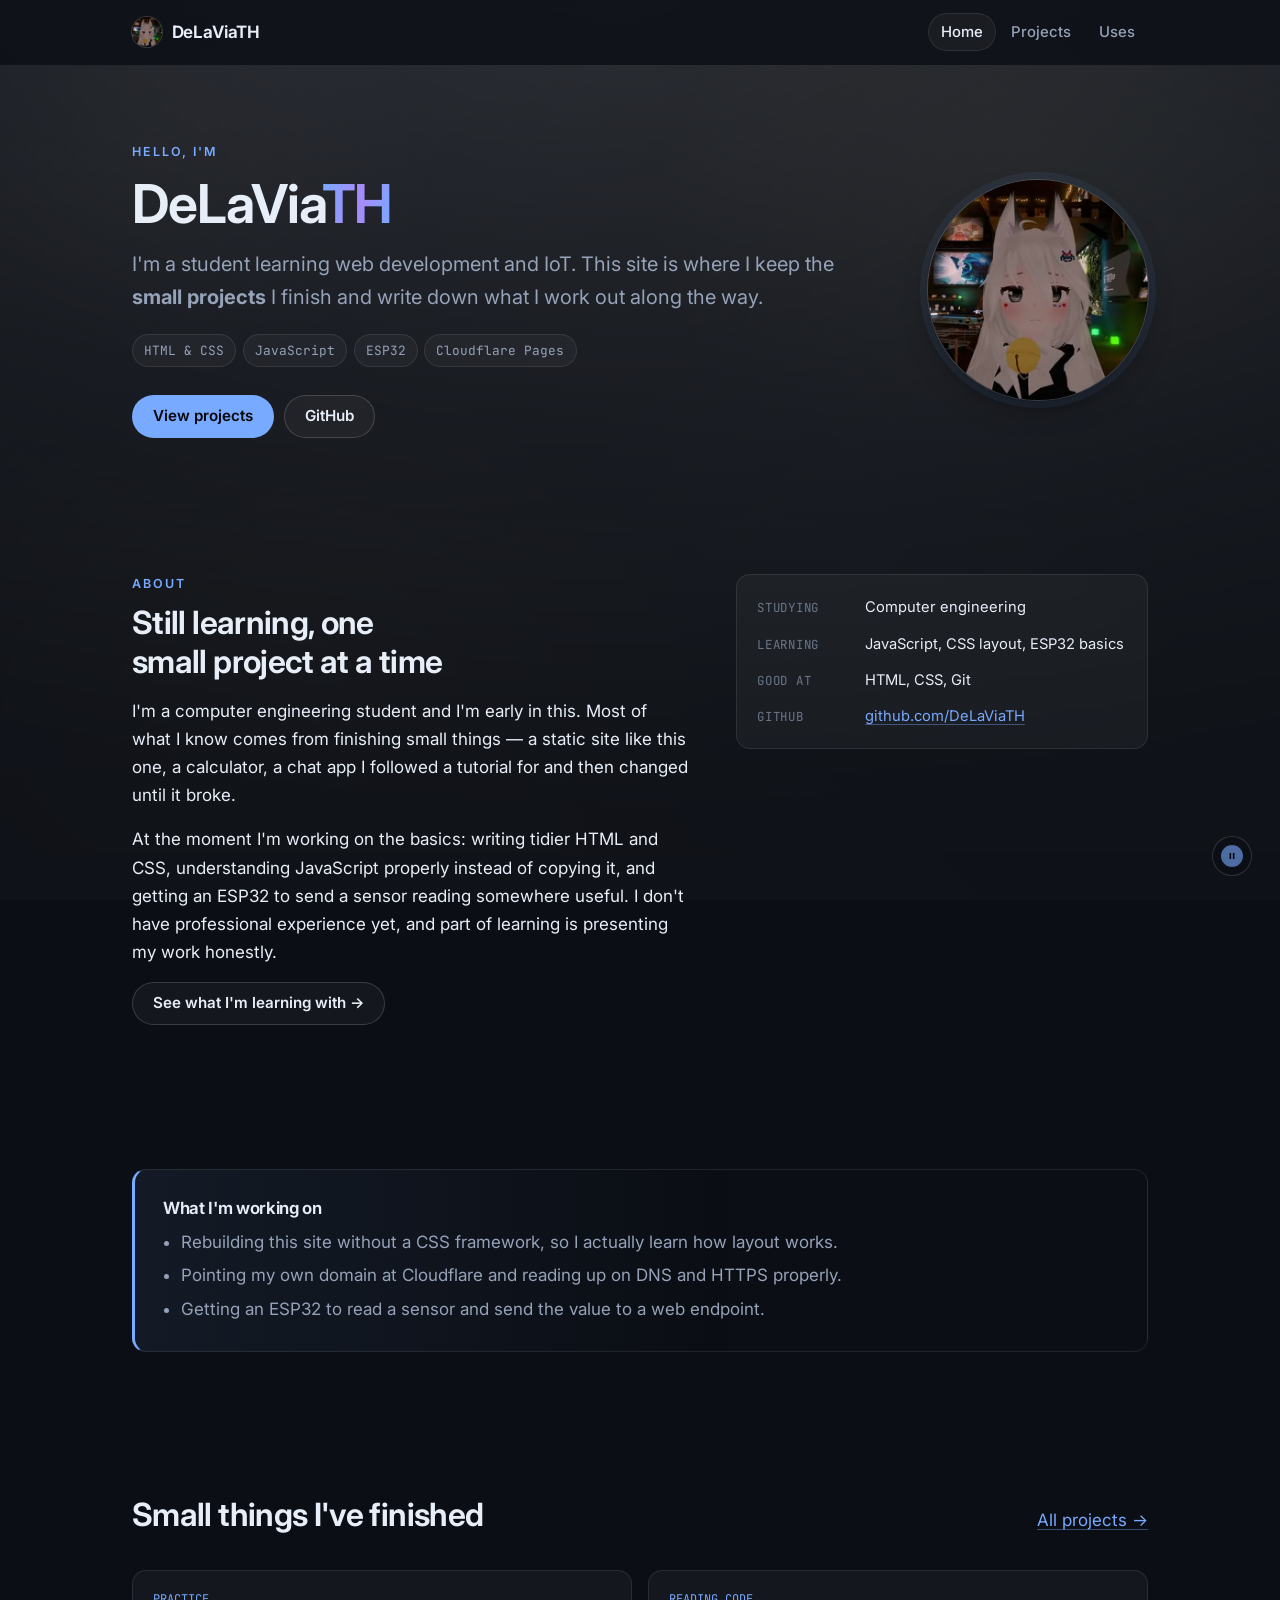
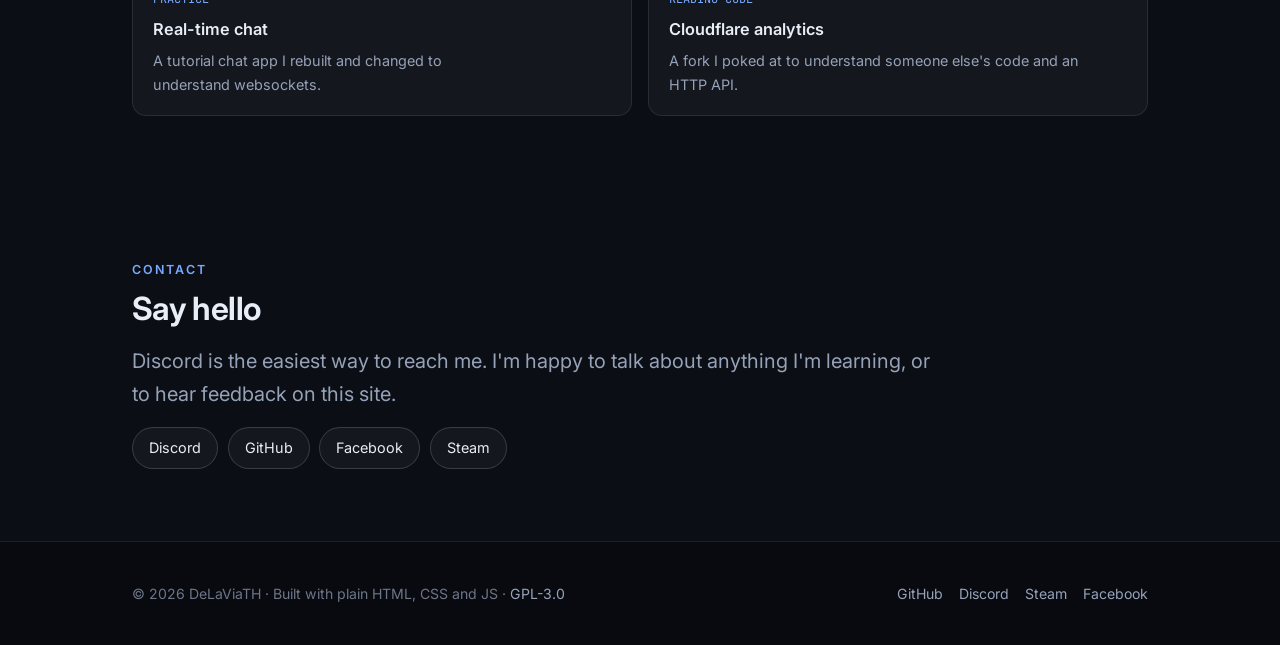
<file: index.html>
<!DOCTYPE html>
<html lang="en">

<head>
  <meta charset="utf-8">
  <meta name="viewport" content="width=device-width, initial-scale=1">

  <title>DeLaViaTH — learning web development and IoT</title>
  <meta name="description"
    content="A student learning web development and IoT. Small finished projects, honest notes on what worked, and the things I'm still figuring out.">
  <link rel="canonical" href="https://www.delaviath.com/">

  <!-- Share cards -->
  <meta property="og:type" content="website">
  <meta property="og:site_name" content="DeLaViaTH">
  <meta property="og:title" content="DeLaViaTH — learning web development and IoT">
  <meta property="og:description"
    content="Small finished projects and honest notes from a student learning web development and IoT.">
  <meta property="og:url" content="https://www.delaviath.com/">
  <meta property="og:image" content="https://www.delaviath.com/assets/og-image.png">
  <meta property="og:image:type" content="image/png">
  <meta property="og:image:width" content="1200">
  <meta property="og:image:height" content="630">
  <meta property="og:image:alt" content="DeLaViaTH — learning web development and IoT">
  <meta name="twitter:card" content="summary_large_image">
  <meta name="twitter:title" content="DeLaViaTH — learning web development and IoT">
  <meta name="twitter:description" content="Small finished projects and honest notes from a student learning web and IoT.">
  <meta name="twitter:image" content="https://www.delaviath.com/assets/og-image.png">

  <meta name="theme-color" content="#0b0e14">
  <meta name="color-scheme" content="dark">
  <meta name="author" content="DeLaViaTH">

  <!-- Icons: self-hosted, so they cannot 404 the way the old Discord CDN link did -->
  <link rel="icon" href="/assets/favicon.ico" sizes="any">
  <link rel="icon" type="image/png" href="/assets/favicon-32.png" sizes="32x32">
  <link rel="apple-touch-icon" href="/assets/apple-touch-icon.png">

  <!-- Fonts + styles -->
  <link rel="preconnect" href="https://fonts.googleapis.com">
  <link rel="preconnect" href="https://fonts.gstatic.com" crossorigin>
  <link rel="stylesheet"
    href="https://fonts.googleapis.com/css2?family=Inter:wght@400;500;600;700&family=JetBrains+Mono:wght@400;500&display=swap">
  <link rel="stylesheet" href="/css/base.css">

  <script type="application/ld+json">
  {
    "@context": "https://schema.org",
    "@type": "Person",
    "name": "DeLaViaTH",
    "url": "https://www.delaviath.com/",
    "image": "https://www.delaviath.com/images/profile.png",
    "description": "A student learning web development and IoT. Keeps small finished projects and notes here.",
    "sameAs": [
      "https://github.com/DeLaViaTH",
      "https://www.facebook.com/DeLaViaTH"
    ],
    "knowsAbout": ["HTML", "CSS", "JavaScript", "Internet of Things", "Cloudflare Pages"]
  }
  </script>

  <script src="/js/site.js" defer></script>
  <script src="/js/router.js" defer></script>
  <script src="/js/background-video.js" defer></script>
  <script src="/js/projects-filter.js" defer></script>
</head>

<body class="home">
  <a class="skip-link" href="#main">Skip to content</a>

  <div id="background-container"></div>

  <div id="navbar-container"></div>

  <main id="main">
    <section class="hero">
      <!-- The background video is no longer here: it is a fixed, site-wide layer
           injected from _partials/background.html, so it stays visible on every
           page and at every scroll position. -->

      <div class="hero__inner">
        <div>
          <span class="eyebrow">Hello, I'm</span>
          <h1 class="hero__title">
            DeLaVia<span class="hero__title-accent">TH</span>
          </h1>
          <p class="lede">
            I'm a student learning web development and IoT. This site is where I keep the
            <strong>small projects</strong> I finish and write down what I work out along the way.
          </p>

          <ul class="hero__roles">
            <li>HTML &amp; CSS</li>
            <li>JavaScript</li>
            <li>ESP32</li>
            <li>Cloudflare Pages</li>
          </ul>

          <div class="hero__actions">
            <a class="btn btn--primary" href="/projects">View projects</a>
            <a class="btn btn--ghost" href="https://github.com/DeLaViaTH" target="_blank" rel="noopener noreferrer">
              GitHub
              <span class="visually-hidden">(opens in a new tab)</span>
            </a>
          </div>
        </div>

        <picture>
          <source type="image/webp" srcset="/images/profile-240.webp 240w, /images/profile-480.webp 480w"
            sizes="(min-width: 860px) 220px, 40vw">
          <img class="hero__avatar" src="/images/profile.png" width="480" height="480" alt="DeLaViaTH"
            fetchpriority="high" decoding="async">
        </picture>
      </div>
    </section>

    <section class="section about container" aria-labelledby="about-title">
      <div>
        <span class="eyebrow">About</span>
        <h2 id="about-title">Still learning, one small project at a time</h2>
        <p>
          I'm a computer engineering student and I'm early in this. Most of what I know comes from
          finishing small things — a static site like this one, a calculator, a chat app I followed a
          tutorial for and then changed until it broke.
        </p>
        <p>
          At the moment I'm working on the basics: writing tidier HTML and CSS, understanding JavaScript
          properly instead of copying it, and getting an ESP32 to send a sensor reading somewhere useful.
          I don't have professional experience yet, and part of learning is presenting my work honestly.
        </p>
        <a class="btn btn--ghost" href="/uses">See what I'm learning with →</a>
      </div>

      <div>
        <dl class="about__facts">
          <div>
            <dt>Studying</dt>
            <dd>Computer engineering</dd>
          </div>
          <div>
            <dt>Learning</dt>
            <dd>JavaScript, CSS layout, ESP32 basics</dd>
          </div>
          <div>
            <dt>Good at</dt>
            <dd>HTML, CSS, Git</dd>
          </div>
          <div>
            <dt>GitHub</dt>
            <dd><a href="https://github.com/DeLaViaTH" target="_blank" rel="noopener noreferrer">github.com/DeLaViaTH</a></dd>
          </div>
        </dl>
      </div>
    </section>

    <section class="section container" aria-labelledby="now-title">
      <div class="now">
        <h2 id="now-title">What I'm working on</h2>
        <ul>
          <li>Rebuilding this site without a CSS framework, so I actually learn how layout works.</li>
          <li>Pointing my own domain at Cloudflare and reading up on DNS and HTTPS properly.</li>
          <li>Getting an ESP32 to read a sensor and send the value to a web endpoint.</li>
        </ul>
      </div>
    </section>

    <section class="section container" aria-labelledby="work-title">
      <div class="section__head">
        <h2 id="work-title">Small things I've finished</h2>
        <a href="/projects">All projects →</a>
      </div>

      <div class="grid">
        <a class="mini-card" href="https://github.com/DeLaViaTH/Real-Time-Chat-App-" target="_blank"
          rel="noopener noreferrer">
          <span class="mini-card__label">PRACTICE</span>
          <span class="mini-card__title">Real-time chat</span>
          <p class="mini-card__desc">A tutorial chat app I rebuilt and changed to understand websockets.</p>
        </a>

        <a class="mini-card" href="https://github.com/DeLaViaTH/analytics" target="_blank" rel="noopener noreferrer">
          <span class="mini-card__label">READING CODE</span>
          <span class="mini-card__title">Cloudflare analytics</span>
          <p class="mini-card__desc">A fork I poked at to understand someone else's code and an HTTP API.</p>
        </a>
      </div>
    </section>

    <section class="section container" aria-labelledby="contact-title">
      <span class="eyebrow">Contact</span>
      <h2 id="contact-title">Say hello</h2>
      <p class="lede">
        Discord is the easiest way to reach me. I'm happy to talk about anything I'm learning, or to hear
        feedback on this site.
      </p>

      <ul class="contact-list">
        <li><a href="https://discordapp.com/users/159195453429121024" target="_blank" rel="noopener noreferrer">Discord</a></li>
        <li><a href="https://github.com/DeLaViaTH" target="_blank" rel="noopener noreferrer">GitHub</a></li>
        <li><a href="https://www.facebook.com/DeLaViaTH" target="_blank" rel="noopener noreferrer">Facebook</a></li>
        <li><a href="https://steamcommunity.com/profiles/76561198253941172/" target="_blank" rel="noopener noreferrer">Steam</a></li>
      </ul>
    </section>
  </main>

  <div id="footer-container"></div>
</body>

</html>
</file>
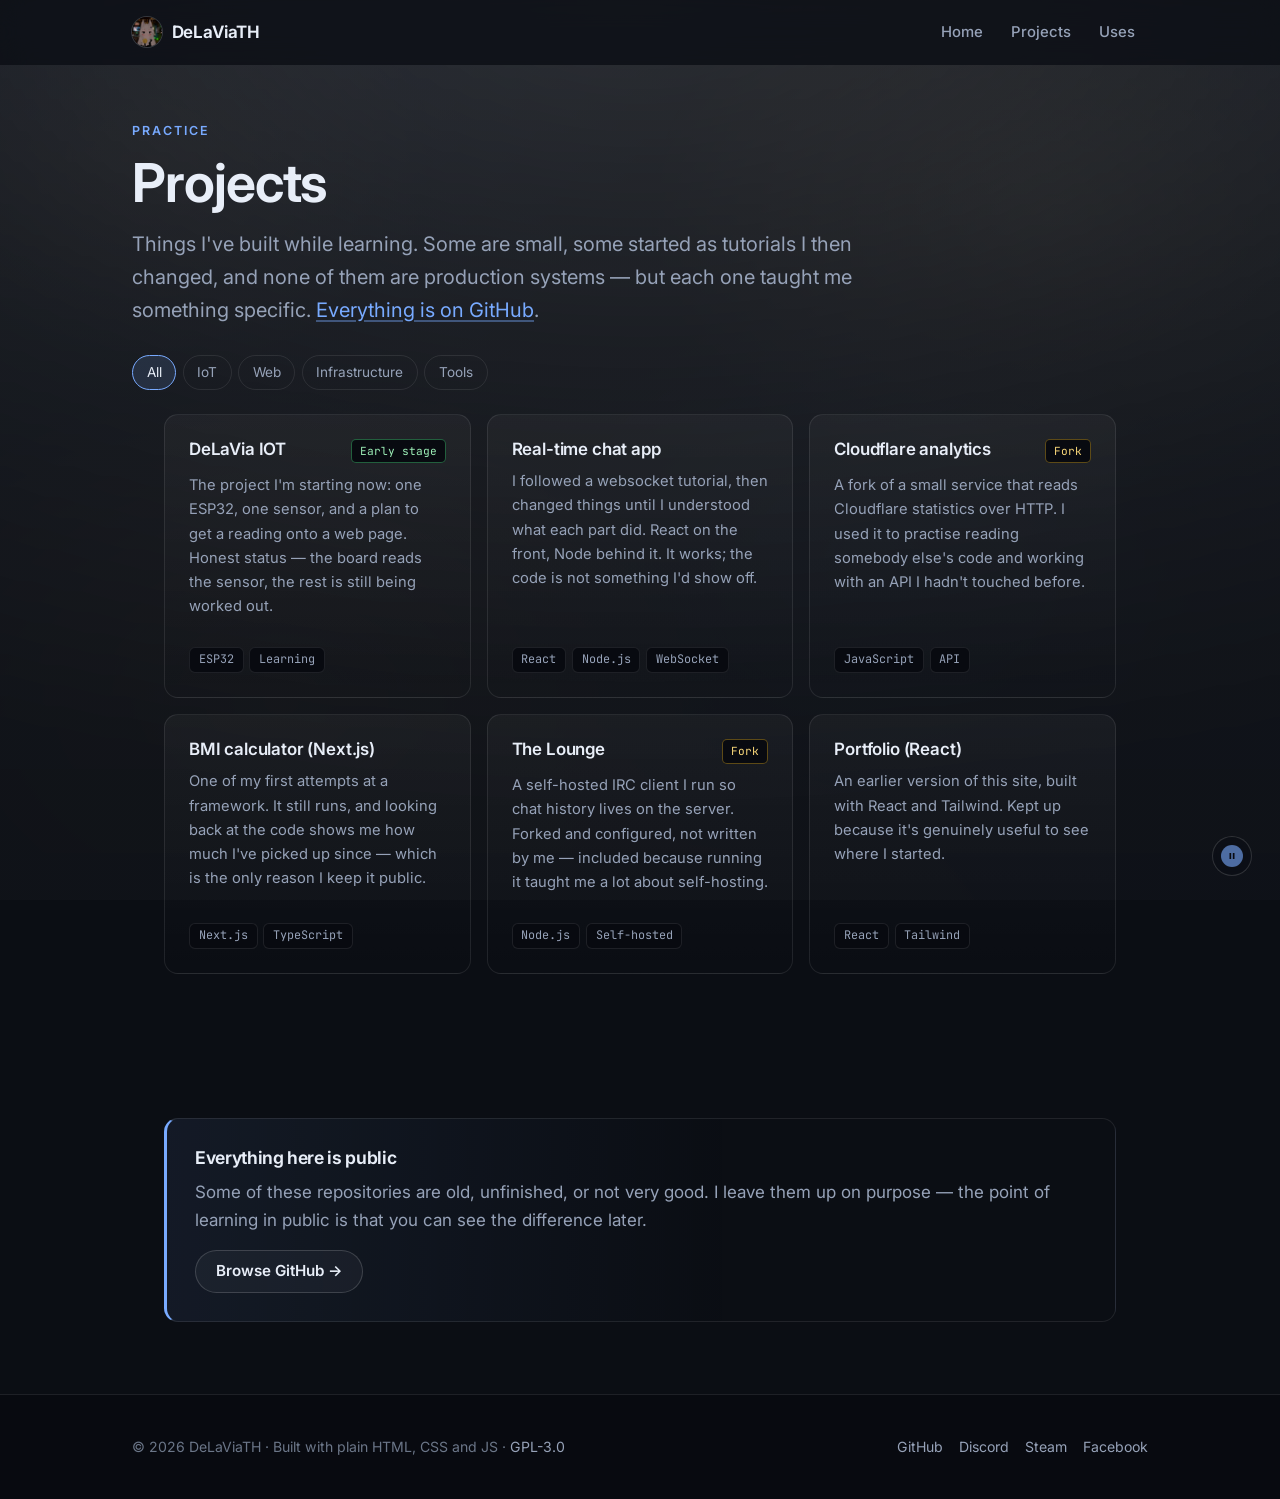
<file: projects.html>
<!DOCTYPE html>
<html lang="en">

<head>
  <meta charset="utf-8">
  <meta name="viewport" content="width=device-width, initial-scale=1">

  <title>Projects — DeLaViaTH</title>
  <meta name="description"
    content="Small projects built while learning web development and IoT — what each one is, what stage it reached, and what it taught me.">
  <link rel="canonical" href="https://www.delaviath.com/projects">

  <meta property="og:type" content="website">
  <meta property="og:site_name" content="DeLaViaTH">
  <meta property="og:title" content="Projects — DeLaViaTH">
  <meta property="og:description"
    content="Small learning projects: what each one is, what stage it reached, and what it taught me.">
  <meta property="og:url" content="https://www.delaviath.com/projects">
  <meta property="og:image" content="https://www.delaviath.com/assets/og-image.png">
  <meta property="og:image:width" content="1200">
  <meta property="og:image:height" content="630">
  <meta name="twitter:card" content="summary_large_image">
  <meta name="twitter:title" content="Projects — DeLaViaTH">
  <meta name="twitter:image" content="https://www.delaviath.com/assets/og-image.png">

  <meta name="theme-color" content="#0b0e14">
  <meta name="color-scheme" content="dark">

  <link rel="icon" href="/assets/favicon.ico" sizes="any">
  <link rel="icon" type="image/png" href="/assets/favicon-32.png" sizes="32x32">
  <link rel="apple-touch-icon" href="/assets/apple-touch-icon.png">

  <link rel="preconnect" href="https://fonts.googleapis.com">
  <link rel="preconnect" href="https://fonts.gstatic.com" crossorigin>
  <link rel="stylesheet"
    href="https://fonts.googleapis.com/css2?family=Inter:wght@400;500;600;700&family=JetBrains+Mono:wght@400;500&display=swap">
  <link rel="stylesheet" href="/css/base.css">

  <script src="/js/site.js" defer></script>
  <script src="/js/router.js" defer></script>
  <script src="/js/background-video.js" defer></script>
  <script src="/js/projects-filter.js" defer></script>
</head>

<body>
  <a class="skip-link" href="#main">Skip to content</a>

  <div id="background-container"></div>

  <div id="navbar-container"></div>

  <main id="main" class="container">
    <header class="page-head">
      <span class="eyebrow">Practice</span>
      <h1>Projects</h1>
      <p class="lede">
        Things I've built while learning. Some are small, some started as tutorials I then changed, and
        none of them are production systems — but each one taught me something specific.
        <a href="https://github.com/DeLaViaTH?tab=repositories" target="_blank" rel="noopener noreferrer">Everything is on GitHub</a>.
      </p>

      <ul class="filter-bar" id="project-filters" aria-label="Filter projects by type">
        <li><button type="button" data-filter="all" aria-pressed="true">All</button></li>
        <li><button type="button" data-filter="iot" aria-pressed="false">IoT</button></li>
        <li><button type="button" data-filter="web" aria-pressed="false">Web</button></li>
        <li><button type="button" data-filter="infra" aria-pressed="false">Infrastructure</button></li>
        <li><button type="button" data-filter="tools" aria-pressed="false">Tools</button></li>
      </ul>
    </header>

    <section class="section container" aria-labelledby="projects-title" style="padding-top: 0">
      <h2 class="visually-hidden" id="projects-title">All projects</h2>

      <div class="grid" id="project-grid">
        <article class="project" data-tags="iot infra">
          <div class="project__top">
            <h3 class="project__name">DeLaVia IOT</h3>
            <span class="badge badge--live">Early stage</span>
          </div>
          <p class="project__desc">
            The project I'm starting now: one ESP32, one sensor, and a plan to get a reading onto a web
            page. Honest status — the board reads the sensor, the rest is still being worked out.
          </p>
          <div class="project__footer">
            <ul class="tag-list">
              <li class="tag">ESP32</li>
              <li class="tag">Learning</li>
            </ul>
          </div>
        </article>

        <article class="project" data-tags="web">
          <div class="project__top">
            <h3 class="project__name">
              <a href="https://github.com/DeLaViaTH/Real-Time-Chat-App-" target="_blank" rel="noopener noreferrer">
                Real-time chat app
              </a>
            </h3>
          </div>
          <p class="project__desc">
            I followed a websocket tutorial, then changed things until I understood what each part did.
            React on the front, Node behind it. It works; the code is not something I'd show off.
          </p>
          <div class="project__footer">
            <ul class="tag-list">
              <li class="tag">React</li>
              <li class="tag">Node.js</li>
              <li class="tag">WebSocket</li>
            </ul>
          </div>
        </article>

        <article class="project" data-tags="infra tools">
          <div class="project__top">
            <h3 class="project__name">
              <a href="https://github.com/DeLaViaTH/analytics" target="_blank" rel="noopener noreferrer">
                Cloudflare analytics
              </a>
            </h3>
            <span class="badge badge--fork">Fork</span>
          </div>
          <p class="project__desc">
            A fork of a small service that reads Cloudflare statistics over HTTP. I used it to practise
            reading somebody else's code and working with an API I hadn't touched before.
          </p>
          <div class="project__footer">
            <ul class="tag-list">
              <li class="tag">JavaScript</li>
              <li class="tag">API</li>
            </ul>
          </div>
        </article>

        <article class="project" data-tags="web tools">
          <div class="project__top">
            <h3 class="project__name">
              <a href="https://github.com/DeLaViaTH/BMI-Calculator-with-next.js" target="_blank"
                rel="noopener noreferrer">
                BMI calculator (Next.js)
              </a>
            </h3>
          </div>
          <p class="project__desc">
            One of my first attempts at a framework. It still runs, and looking back at the code shows me
            how much I've picked up since — which is the only reason I keep it public.
          </p>
          <div class="project__footer">
            <ul class="tag-list">
              <li class="tag">Next.js</li>
              <li class="tag">TypeScript</li>
            </ul>
          </div>
        </article>

        <article class="project" data-tags="infra">
          <div class="project__top">
            <h3 class="project__name">
              <a href="https://github.com/DeLaViaTH/thelounge" target="_blank" rel="noopener noreferrer">The Lounge</a>
            </h3>
            <span class="badge badge--fork">Fork</span>
          </div>
          <p class="project__desc">
            A self-hosted IRC client I run so chat history lives on the server. Forked and configured, not
            written by me — included because running it taught me a lot about self-hosting.
          </p>
          <div class="project__footer">
            <ul class="tag-list">
              <li class="tag">Node.js</li>
              <li class="tag">Self-hosted</li>
            </ul>
          </div>
        </article>

        <article class="project" data-tags="web">
          <div class="project__top">
            <h3 class="project__name">
              <a href="https://github.com/DeLaViaTH/Full-Stack-Developer-Portfolio-" target="_blank"
                rel="noopener noreferrer">
                Portfolio (React)
              </a>
            </h3>
          </div>
          <p class="project__desc">
            An earlier version of this site, built with React and Tailwind. Kept up because it's genuinely
            useful to see where I started.
          </p>
          <div class="project__footer">
            <ul class="tag-list">
              <li class="tag">React</li>
              <li class="tag">Tailwind</li>
            </ul>
          </div>
        </article>
      </div>

      <p id="no-results" class="muted" hidden>No projects in this category yet.</p>
    </section>

    <section class="section container" aria-labelledby="cta-title">
      <div class="now">
        <h2 id="cta-title" style="font-size: 1.1rem">Everything here is public</h2>
        <p class="muted" style="margin-bottom: 1rem">
          Some of these repositories are old, unfinished, or not very good. I leave them up on purpose —
          the point of learning in public is that you can see the difference later.
        </p>
        <a class="btn btn--ghost" href="https://github.com/DeLaViaTH?tab=repositories" target="_blank"
          rel="noopener noreferrer">Browse GitHub →</a>
      </div>
    </section>
  </main>

  <div id="footer-container"></div>
</body>

</html>
</file>
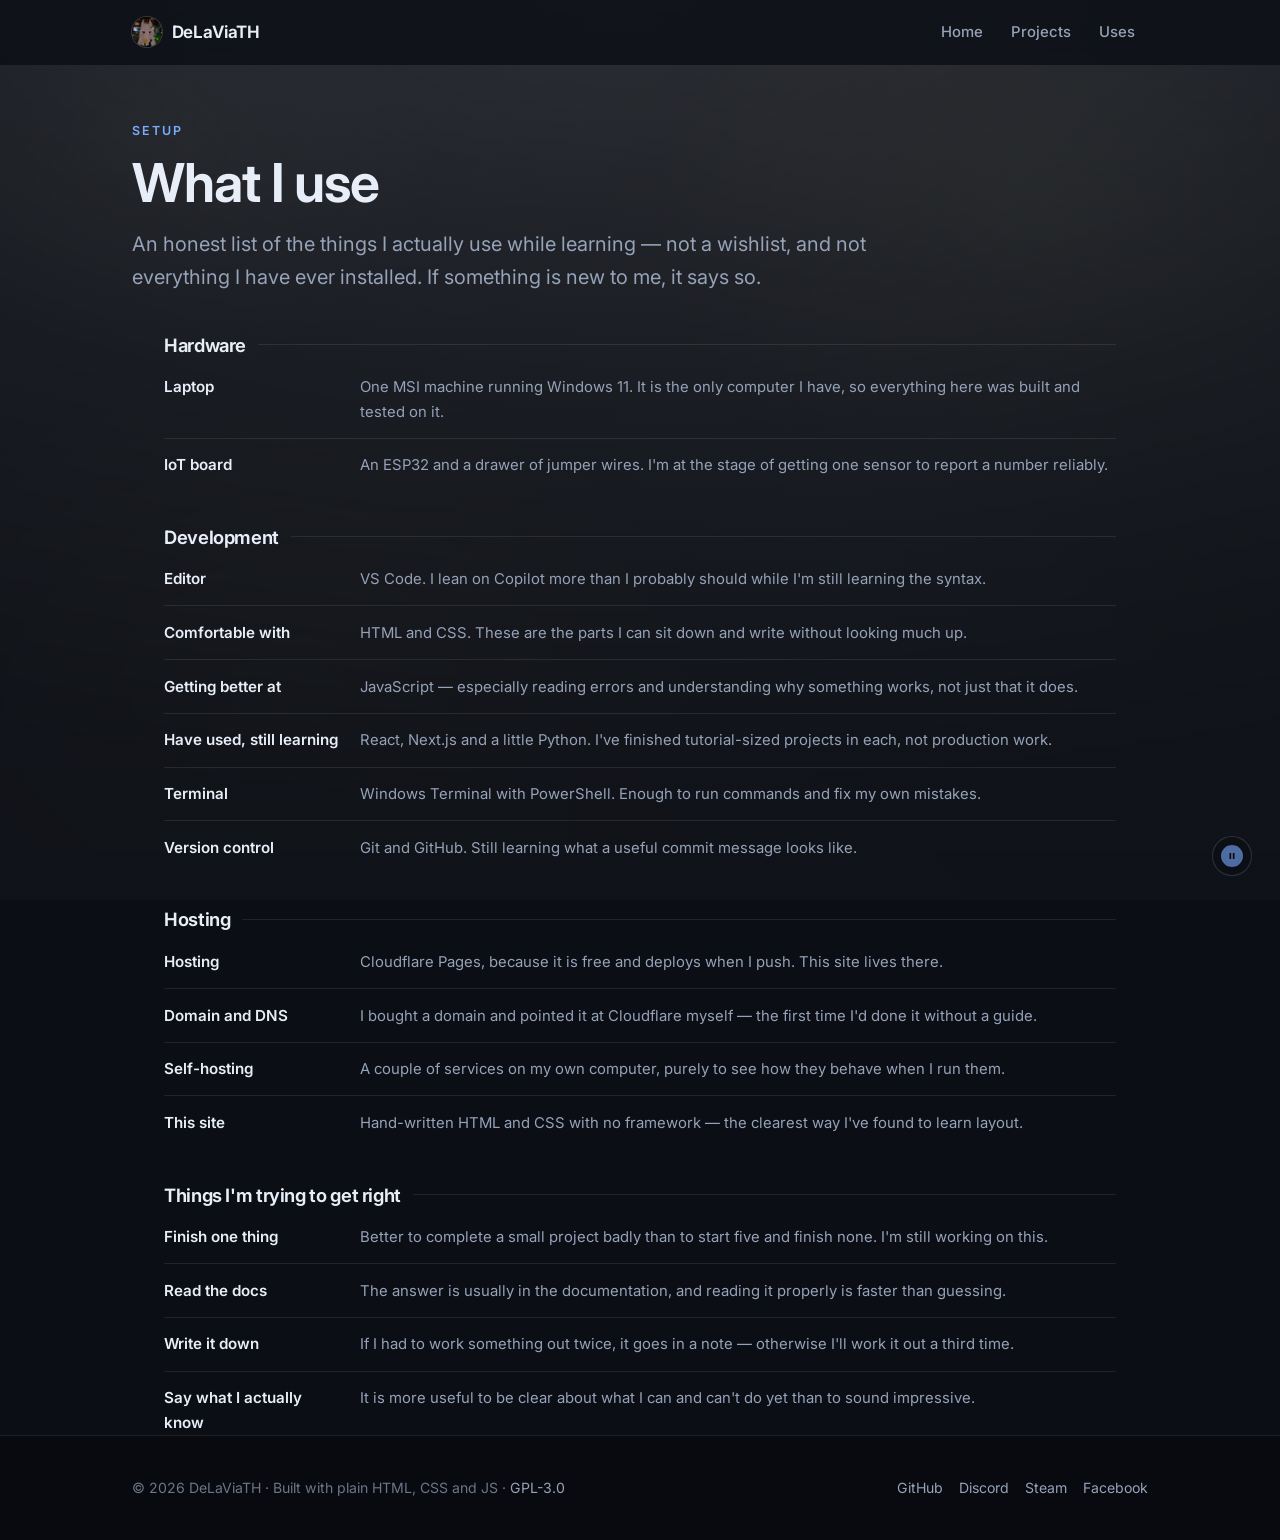
<file: uses.html>
<!DOCTYPE html>
<html lang="en">

<head>
  <meta charset="utf-8">
  <meta name="viewport" content="width=device-width, initial-scale=1">

  <title>Uses — DeLaViaTH</title>
  <meta name="description"
    content="The laptop, editor and hosting I actually use while learning web development and IoT — including what I'm comfortable with and what I'm still figuring out.">
  <link rel="canonical" href="https://www.delaviath.com/uses">

  <meta property="og:type" content="website">
  <meta property="og:site_name" content="DeLaViaTH">
  <meta property="og:title" content="Uses — DeLaViaTH">
  <meta property="og:description"
    content="The tools I actually use while learning — and what I'm still figuring out.">
  <meta property="og:url" content="https://www.delaviath.com/uses">
  <meta property="og:image" content="https://www.delaviath.com/assets/og-image.png">
  <meta property="og:image:width" content="1200">
  <meta property="og:image:height" content="630">
  <meta name="twitter:card" content="summary_large_image">
  <meta name="twitter:title" content="Uses — DeLaViaTH">
  <meta name="twitter:image" content="https://www.delaviath.com/assets/og-image.png">

  <meta name="theme-color" content="#0b0e14">
  <meta name="color-scheme" content="dark">

  <link rel="icon" href="/assets/favicon.ico" sizes="any">
  <link rel="icon" type="image/png" href="/assets/favicon-32.png" sizes="32x32">
  <link rel="apple-touch-icon" href="/assets/apple-touch-icon.png">

  <link rel="preconnect" href="https://fonts.googleapis.com">
  <link rel="preconnect" href="https://fonts.gstatic.com" crossorigin>
  <link rel="stylesheet"
    href="https://fonts.googleapis.com/css2?family=Inter:wght@400;500;600;700&family=JetBrains+Mono:wght@400;500&display=swap">
  <link rel="stylesheet" href="/css/base.css">

  <script src="/js/site.js" defer></script>
  <script src="/js/router.js" defer></script>
  <script src="/js/background-video.js" defer></script>
  <script src="/js/projects-filter.js" defer></script>
</head>

<body>
  <a class="skip-link" href="#main">Skip to content</a>

  <div id="background-container"></div>

  <div id="navbar-container"></div>

  <main id="main" class="container">
    <header class="page-head">
      <span class="eyebrow">Setup</span>
      <h1>What I use</h1>
      <p class="lede">
        An honest list of the things I actually use while learning — not a wishlist, and not everything I
        have ever installed. If something is new to me, it says so.
      </p>
    </header>

    <section class="section uses-group container" aria-labelledby="hardware-title" style="padding-top: 0">
      <h2 class="uses-group__title" id="hardware-title">Hardware</h2>
      <dl class="uses-list">
        <div>
          <dt>Laptop</dt>
          <dd>One MSI machine running Windows 11. It is the only computer I have, so everything here was built and tested on it.</dd>
        </div>
        <div>
          <dt>IoT board</dt>
          <dd>An ESP32 and a drawer of jumper wires. I'm at the stage of getting one sensor to report a number reliably.</dd>
        </div>
      </dl>
    </section>

    <section class="section uses-group container" aria-labelledby="software-title">
      <h2 class="uses-group__title" id="software-title">Development</h2>
      <dl class="uses-list">
        <div>
          <dt>Editor</dt>
          <dd>VS Code. I lean on Copilot more than I probably should while I'm still learning the syntax.</dd>
        </div>
        <div>
          <dt>Comfortable with</dt>
          <dd>HTML and CSS. These are the parts I can sit down and write without looking much up.</dd>
        </div>
        <div>
          <dt>Getting better at</dt>
          <dd>JavaScript — especially reading errors and understanding why something works, not just that it does.</dd>
        </div>
        <div>
          <dt>Have used, still learning</dt>
          <dd>React, Next.js and a little Python. I've finished tutorial-sized projects in each, not production work.</dd>
        </div>
        <div>
          <dt>Terminal</dt>
          <dd>Windows Terminal with PowerShell. Enough to run commands and fix my own mistakes.</dd>
        </div>
        <div>
          <dt>Version control</dt>
          <dd>Git and GitHub. Still learning what a useful commit message looks like.</dd>
        </div>
      </dl>
    </section>

    <section class="section uses-group container" aria-labelledby="infra-title">
      <h2 class="uses-group__title" id="infra-title">Hosting</h2>
      <dl class="uses-list">
        <div>
          <dt>Hosting</dt>
          <dd>Cloudflare Pages, because it is free and deploys when I push. This site lives there.</dd>
        </div>
        <div>
          <dt>Domain and DNS</dt>
          <dd>I bought a domain and pointed it at Cloudflare myself — the first time I'd done it without a guide.</dd>
        </div>
        <div>
          <dt>Self-hosting</dt>
          <dd>A couple of services on my own computer, purely to see how they behave when I run them.</dd>
        </div>
        <div>
          <dt>This site</dt>
          <dd>Hand-written HTML and CSS with no framework — the clearest way I've found to learn layout.</dd>
        </div>
      </dl>
    </section>

    <section class="section uses-group container" aria-labelledby="principles-title">
      <h2 class="uses-group__title" id="principles-title">Things I'm trying to get right</h2>
      <dl class="uses-list">
        <div>
          <dt>Finish one thing</dt>
          <dd>Better to complete a small project badly than to start five and finish none. I'm still working on this.</dd>
        </div>
        <div>
          <dt>Read the docs</dt>
          <dd>The answer is usually in the documentation, and reading it properly is faster than guessing.</dd>
        </div>
        <div>
          <dt>Write it down</dt>
          <dd>If I had to work something out twice, it goes in a note — otherwise I'll work it out a third time.</dd>
        </div>
        <div>
          <dt>Say what I actually know</dt>
          <dd>It is more useful to be clear about what I can and can't do yet than to sound impressive.</dd>
        </div>
      </dl>
    </section>
  </main>

  <div id="footer-container"></div>
</body>

</html>
</file>
<file: css/base.css>
/* ==========================================================================
   DeLaViaTH — design system
   Replaces Bootstrap. ~4 KB gzipped instead of 220 KB, no alpha-channel CDN.
   ========================================================================== */

:root {
  color-scheme: dark;

  --bg: #0b0e14;
  --bg-elevated: #121722;
  --bg-sunken: #080a10;
  --surface: rgba(255, 255, 255, 0.04);
  --surface-hover: rgba(255, 255, 255, 0.07);

  --fg: #e8eef8;
  --fg-muted: #96a2b8;
  --fg-dim: #6b7688;

  --accent: #78aaff;
  --accent-strong: #4d8bff;
  --accent-contrast: #05070c;
  --success: #4ade80;
  --warning: #fbbf24;
  --danger: #f87171;

  --border: rgba(255, 255, 255, 0.09);
  --border-strong: rgba(255, 255, 255, 0.16);

  --font-body: "Inter", system-ui, -apple-system, "Segoe UI", Roboto, sans-serif;
  --font-mono: "JetBrains Mono", ui-monospace, "Cascadia Code", Consolas, monospace;

  --radius-sm: 8px;
  --radius: 14px;
  --radius-lg: 22px;

  --shadow: 0 1px 2px rgba(0, 0, 0, 0.4), 0 12px 32px -12px rgba(0, 0, 0, 0.7);
  --shadow-accent: 0 0 0 1px rgba(120, 170, 255, 0.35), 0 18px 50px -18px rgba(120, 170, 255, 0.45);

  --container: 1080px;
  --nav-height: 64px;

  --ease: cubic-bezier(0.22, 1, 0.36, 1);
}

/* --------------------------------------------------------------- reset --- */

*,
*::before,
*::after {
  box-sizing: border-box;
}

html {
  -webkit-text-size-adjust: 100%;
  scroll-behavior: smooth;
  scroll-padding-top: calc(var(--nav-height) + 24px);
}

body {
  margin: 0;
  min-height: 100dvh;
  background: var(--bg);
  color: var(--fg);
  font-family: var(--font-body);
  font-size: clamp(1rem, 0.96rem + 0.18vw, 1.0625rem);
  line-height: 1.65;
  -webkit-font-smoothing: antialiased;
  text-rendering: optimizeLegibility;
  /* NOTE: the old site had `overflow-y: hidden` here, which silently clipped
     every page taller than the viewport (phones, 120% zoom, landscape). */
  overflow-x: hidden;
}

/* Ambient background so pages never look like a flat empty canvas. */
body::before {
  content: "";
  position: fixed;
  inset: 0;
  z-index: -2;
  background:
    radial-gradient(60rem 60rem at 12% -10%, rgba(77, 139, 255, 0.16), transparent 60%),
    radial-gradient(48rem 48rem at 105% 8%, rgba(120, 170, 255, 0.1), transparent 62%);
  pointer-events: none;
}

img,
picture,
svg,
video {
  display: block;
  max-width: 100%;
}

img {
  height: auto;
}

h1,
h2,
h3,
h4 {
  margin: 0 0 0.5em;
  line-height: 1.2;
  font-weight: 650;
  letter-spacing: -0.02em;
  text-wrap: balance;
}

h1 {
  font-size: clamp(2rem, 1.5rem + 2.6vw, 3.35rem);
}

h2 {
  font-size: clamp(1.45rem, 1.25rem + 1vw, 2rem);
}

h3 {
  font-size: clamp(1.125rem, 1.05rem + 0.4vw, 1.3rem);
}

p {
  margin: 0 0 1rem;
  text-wrap: pretty;
}

a {
  color: var(--accent);
  text-decoration-color: color-mix(in srgb, var(--accent) 40%, transparent);
  text-underline-offset: 3px;
  transition: color 0.15s var(--ease), text-decoration-color 0.15s var(--ease);
}

a:hover {
  color: var(--fg);
  text-decoration-color: currentColor;
}

:focus-visible {
  outline: 2px solid var(--accent);
  outline-offset: 3px;
  border-radius: 4px;
}

code,
kbd,
pre {
  font-family: var(--font-mono);
  font-size: 0.9em;
}

code {
  padding: 0.15em 0.4em;
  border-radius: 5px;
  background: var(--surface);
  border: 1px solid var(--border);
}

hr {
  height: 1px;
  margin: 2.5rem 0;
  border: 0;
  background: var(--border);
}

::selection {
  background: rgba(120, 170, 255, 0.3);
  color: #fff;
}

/* ----------------------------------------------------------- utilities --- */

.container {
  width: 100%;
  max-width: var(--container);
  margin-inline: auto;
  padding-inline: clamp(1.15rem, 4vw, 2rem);
}

.visually-hidden {
  position: absolute !important;
  width: 1px;
  height: 1px;
  padding: 0;
  margin: -1px;
  overflow: hidden;
  clip-path: inset(50%);
  white-space: nowrap;
  border: 0;
}

.skip-link {
  position: absolute;
  top: 0;
  left: 50%;
  translate: -50% -120%;
  z-index: 200;
  padding: 0.7rem 1.2rem;
  border-radius: 0 0 var(--radius-sm) var(--radius-sm);
  background: var(--accent);
  color: var(--accent-contrast);
  font-weight: 600;
  text-decoration: none;
  transition: translate 0.18s var(--ease);
}

.skip-link:focus-visible {
  translate: -50% 0;
  color: var(--accent-contrast);
}

.eyebrow {
  display: block;
  margin-bottom: 0.6rem;
  font-size: 0.78rem;
  font-weight: 600;
  letter-spacing: 0.16em;
  text-transform: uppercase;
  color: var(--accent);
}

.lede {
  font-size: clamp(1.05rem, 1rem + 0.35vw, 1.25rem);
  color: var(--fg-muted);
  max-width: 62ch;
}

.muted {
  color: var(--fg-muted);
}

.text-center {
  text-align: center;
}

.stack > * + * {
  margin-top: var(--stack-gap, 1rem);
}

/* ---------------------------------------------------------------- nav --- */

.site-nav {
  position: sticky;
  top: 0;
  z-index: 100;
  background: color-mix(in srgb, var(--bg) 78%, transparent);
  backdrop-filter: blur(14px) saturate(140%);
  -webkit-backdrop-filter: blur(14px) saturate(140%);
  border-bottom: 1px solid transparent;
  transition: border-color 0.2s var(--ease), background-color 0.2s var(--ease);
}

.site-nav[data-scrolled="true"] {
  border-bottom-color: var(--border);
  background: color-mix(in srgb, var(--bg) 92%, transparent);
}

.site-nav__inner {
  display: flex;
  align-items: center;
  gap: 1rem;
  min-height: var(--nav-height);
  max-width: var(--container);
  margin-inline: auto;
  padding-inline: clamp(1.15rem, 4vw, 2rem);
}

.brand {
  display: inline-flex;
  align-items: center;
  gap: 0.6rem;
  font-weight: 650;
  letter-spacing: -0.01em;
  color: var(--fg);
  text-decoration: none;
  white-space: nowrap;
}

.brand:hover {
  color: var(--fg);
}

.brand__mark {
  width: 30px;
  height: 30px;
  border-radius: 50%;
  object-fit: cover;
  box-shadow: 0 0 0 1px var(--border-strong);
}

.nav-toggle {
  display: none;
  margin-left: auto;
  width: 40px;
  height: 40px;
  padding: 0;
  border: 1px solid var(--border);
  border-radius: var(--radius-sm);
  background: var(--surface);
  color: var(--fg);
  cursor: pointer;
}

.nav-toggle:hover {
  background: var(--surface-hover);
}

.nav-toggle__bars {
  display: grid;
  gap: 4px;
  justify-items: center;
}

.nav-toggle__bars span {
  display: block;
  width: 18px;
  height: 2px;
  border-radius: 2px;
  background: currentColor;
  transition: transform 0.2s var(--ease), opacity 0.2s var(--ease);
}

.nav-toggle[aria-expanded="true"] .nav-toggle__bars span:nth-child(1) {
  transform: translateY(6px) rotate(45deg);
}

.nav-toggle[aria-expanded="true"] .nav-toggle__bars span:nth-child(2) {
  opacity: 0;
}

.nav-toggle[aria-expanded="true"] .nav-toggle__bars span:nth-child(3) {
  transform: translateY(-6px) rotate(-45deg);
}

.nav-links {
  display: flex;
  align-items: center;
  gap: 0.15rem;
  margin: 0 0 0 auto;
  padding: 0;
  list-style: none;
}

.nav-links a {
  display: block;
  padding: 0.45rem 0.8rem;
  border-radius: 999px;
  color: var(--fg-muted);
  font-size: 0.93rem;
  font-weight: 500;
  text-decoration: none;
  transition: color 0.15s var(--ease), background-color 0.15s var(--ease);
}

.nav-links a:hover {
  color: var(--fg);
  background: var(--surface);
}

.nav-links a[aria-current="page"] {
  color: var(--fg);
  background: var(--surface);
  box-shadow: inset 0 0 0 1px var(--border);
}

.nav-links .external::after {
  content: " ↗";
  font-size: 0.85em;
  color: var(--fg-dim);
}

@media (max-width: 760px) {
  .nav-toggle {
    display: grid;
    place-items: center;
  }

  .nav-links {
    position: absolute;
    inset-inline: 0;
    top: 100%;
    flex-direction: column;
    align-items: stretch;
    gap: 0.15rem;
    margin: 0;
    padding: 0.6rem clamp(1.15rem, 4vw, 2rem) 1rem;
    background: color-mix(in srgb, var(--bg) 96%, transparent);
    border-bottom: 1px solid var(--border);
    box-shadow: var(--shadow);
  }

  .nav-links[data-open="false"] {
    display: none;
  }

  .nav-links a {
    padding: 0.7rem 0.9rem;
    border-radius: var(--radius-sm);
    font-size: 1rem;
  }
}

/* -------------------------------------------------------------- hero --- */

.hero {
  position: relative;
  padding-block: clamp(2.5rem, 6vw, 5rem) clamp(2rem, 5vw, 4rem);
  overflow-x: clip;
}

/* ==========================================================================
   Site-wide background video.

   Fixed to the viewport, so it stays visible on every page and at every scroll
   position instead of scrolling away with the hero.

   Layer order, back to front:

     1  .site-bg__wash   animated golden-hour gradient, pure CSS, no payload
     2  .site-bg__video  the YouTube embed (muted, looping, autoplay)
     3  .site-bg::after  contrast veil, keeps body text readable over the video

   "Golden Hour" by BlueSkyWhaler, via youtube-nocookie.com.
   ========================================================================== */

.site-bg {
  position: fixed;
  inset: 0;
  z-index: -1;
  overflow: hidden;
  pointer-events: none;
  /* Own compositing layer: the fixed iframe never repaints while scrolling.
     layout+paint rather than `strict`, so the element still gets its size from
     the inset box instead of relying on size containment. */
  contain: layout paint;
  /* Promote once, up front, instead of letting the compositor decide. */
  transform: translateZ(0);
}

/* --- 1: animated golden-hour wash --------------------------------------- */

.site-bg__wash {
  position: absolute;
  inset: 0;
  background:
    radial-gradient(42rem 30rem at 22% 78%, rgba(255, 176, 84, 0.34), transparent 68%),
    radial-gradient(38rem 28rem at 82% 24%, rgba(255, 214, 138, 0.26), transparent 66%),
    radial-gradient(34rem 26rem at 52% 112%, rgba(255, 126, 72, 0.24), transparent 70%);
  animation: site-bg-drift 34s ease-in-out infinite alternate;
  will-change: transform;
}

/* A second, slower pass at a different angle keeps the motion from looking like
   one big sliding layer. */
.site-bg__wash::after {
  content: "";
  position: absolute;
  inset: 0;
  background:
    radial-gradient(30rem 24rem at 68% 62%, rgba(120, 170, 255, 0.16), transparent 70%),
    radial-gradient(26rem 20rem at 12% 18%, rgba(255, 196, 120, 0.18), transparent 68%);
  animation: site-bg-drift-alt 52s ease-in-out infinite alternate;
  will-change: transform;
}

@keyframes site-bg-drift {
  from {
    transform: translate3d(-2%, 1%, 0) scale(1.05);
  }

  to {
    transform: translate3d(3%, -2%, 0) scale(1.12);
  }
}

@keyframes site-bg-drift-alt {
  from {
    transform: translate3d(2%, -1%, 0) scale(1.1);
  }

  to {
    transform: translate3d(-3%, 2%, 0) scale(1.02);
  }
}

/* Once real video is on screen the gradient is almost entirely hidden behind
   it, so stop animating two full-viewport layers: it is pure GPU cost for an
   effect nobody can see. The gradient still animates while the player buffers,
   and for visitors whose embed never loads. */
.site-bg--live .site-bg__wash,
.site-bg--live .site-bg__wash::after {
  animation: none;
}

/* --- 2: the video ------------------------------------------------------- */

.site-bg__video {
  position: absolute;
  top: 50%;
  left: 50%;
  /* Exact "cover" for a 16:9 source: 100vw x 56.25vw, floored at 100vh, with
     min-width 177.78vh (= 100vh * 16/9). No overshoot: an inflating 120% box
     made the compositor rasterise ~44% more pixels every frame for nothing. */
  width: 100vw;
  height: 56.25vw;
  min-width: 177.78vh;
  min-height: 100vh;
  max-width: none;
  max-height: none;
  border: 0;
  translate: -50% -50%;
  object-fit: cover;
  /* Held at 0 until the player reports it is actually playing, so a blocked
     embed falls back to the gradient instead of a black rectangle. */
  opacity: 0;
  transition: opacity 0.9s var(--ease);
  /* No blur() here on purpose. A Gaussian blur over a full-viewport iframe is
     re-run on the GPU for every single video frame and was the main cause of
     the stutter. The burned-in captions are hidden by the veil below instead,
     which costs nothing. */
}

.site-bg--live .site-bg__video {
  /* Visible behind every section, but dim enough that body copy stays readable
     through the veil below. */
  opacity: 0.42;
}

/* --- 3: contrast veil --------------------------------------------------- */

/* Painted above the video but inside .site-bg, so it applies to every page
   without each page needing its own scrim. */
.site-bg::after {
  content: "";
  position: absolute;
  inset: 0;
  background:
    radial-gradient(115% 90% at 50% 0%, rgba(11, 14, 20, 0.52), rgba(11, 14, 20, 0.74) 55%, rgba(11, 14, 20, 0.88) 100%),
    linear-gradient(180deg, rgba(11, 14, 20, 0.34), rgba(11, 14, 20, 0.68));
}

/* --- playback toggle ---------------------------------------------------- */

/* Fixed, so it is reachable at any scroll position on any page.
   Deliberately NOT hidden under prefers-reduced-motion.

   Kept as a small circle rather than a labelled pill: it is fixed, so anything
   wide would sit on top of paragraph text at some scroll position. The label
   stays in the DOM for assistive tech, and the title attribute gives sighted
   users a hover hint. */
.site-bg__toggle {
  position: fixed;
  right: clamp(1rem, 3vw, 1.75rem);
  bottom: clamp(0.9rem, 2.5vw, 1.5rem);
  z-index: 95;
  display: grid;
  place-items: center;
  width: 40px;
  height: 40px;
  padding: 0;
  border: 1px solid rgba(255, 255, 255, 0.24);
  border-radius: 50%;
  background: rgba(11, 14, 20, 0.62);
  backdrop-filter: blur(6px);
  -webkit-backdrop-filter: blur(6px);
  color: var(--fg-muted);
  cursor: pointer;
  opacity: 0.6;
  transition: opacity 0.18s var(--ease), background-color 0.18s var(--ease), border-color 0.18s var(--ease),
    color 0.18s var(--ease), transform 0.18s var(--ease);
}

.site-bg__toggle:hover,
.site-bg__toggle:focus-visible {
  opacity: 1;
  background: rgba(11, 14, 20, 0.92);
  border-color: rgba(255, 255, 255, 0.45);
  color: var(--fg);
  transform: scale(1.06);
}

.site-bg__toggle-icon {
  display: grid;
  place-items: center;
  width: 22px;
  height: 22px;
  border-radius: 50%;
  background: var(--accent);
  color: var(--accent-contrast);
}

.site-bg__toggle-icon svg {
  width: 10px;
  height: 10px;
  fill: currentColor;
}

/* Show exactly one glyph, driven by aria-pressed:
   pressed = video playing = offer "pause". */
.site-bg__icon-play,
.site-bg__toggle[aria-pressed="false"] .site-bg__icon-pause {
  display: none;
}

.site-bg__toggle[aria-pressed="false"] .site-bg__icon-play {
  display: block;
  margin-left: 1px;
}

/* Kept for the accessible name, hidden visually. */
.site-bg__toggle-label {
  position: absolute;
  width: 1px;
  height: 1px;
  padding: 0;
  margin: -1px;
  overflow: hidden;
  clip-path: inset(50%);
  white-space: nowrap;
  border: 0;
}

/* Gradient motion stops for reduced-motion — it is purely decorative. The video
   keeps its own toggle, and the toggle stays visible. */
@media (prefers-reduced-motion: reduce) {
  .site-bg__wash,
  .site-bg__wash::after {
    animation: none;
  }
}

@media (max-width: 760px) {
  .site-bg--live .site-bg__video {
    opacity: 0.46;
  }

  .site-bg__toggle {
    width: 36px;
    height: 36px;
  }
}

.hero__inner {
  display: grid;
  gap: clamp(2rem, 5vw, 3.5rem);
  max-width: var(--container);
  margin-inline: auto;
  padding-inline: clamp(1.15rem, 4vw, 2rem);
}

.hero__avatar {
  width: clamp(150px, 22vw, 220px);
  aspect-ratio: 1;
  border-radius: 50%;
  object-fit: cover;
  box-shadow: 0 0 0 1px var(--border-strong), 0 0 0 8px rgba(120, 170, 255, 0.07), var(--shadow);
}

@media (min-width: 860px) {
  .hero__inner {
    grid-template-columns: 1fr auto;
    align-items: center;
  }

  .hero__avatar {
    order: 2;
  }
}

.hero__title {
  margin-bottom: 0.75rem;
}

.hero__title-accent {
  background: linear-gradient(100deg, var(--accent), #a78bfa 55%, var(--accent));
  -webkit-background-clip: text;
  background-clip: text;
  color: transparent;
}

.hero__roles {
  display: flex;
  flex-wrap: wrap;
  gap: 0.4rem;
  margin: 1.25rem 0 1.75rem;
  padding: 0;
  list-style: none;
}

.hero__roles li {
  padding: 0.3rem 0.7rem;
  border: 1px solid var(--border);
  border-radius: 999px;
  background: var(--surface);
  color: var(--fg-muted);
  font-family: var(--font-mono);
  font-size: 0.8rem;
}

.hero__actions {
  display: flex;
  flex-wrap: wrap;
  gap: 0.65rem;
}

/* ------------------------------------------------------------ buttons --- */

.btn {
  display: inline-flex;
  align-items: center;
  justify-content: center;
  gap: 0.5rem;
  padding: 0.65rem 1.25rem;
  border: 1px solid transparent;
  border-radius: 999px;
  font: inherit;
  font-size: 0.95rem;
  font-weight: 600;
  line-height: 1.35;
  text-decoration: none;
  cursor: pointer;
  transition: transform 0.15s var(--ease), background-color 0.15s var(--ease), border-color 0.15s var(--ease), box-shadow 0.15s var(--ease);
}

.btn:active {
  transform: translateY(1px);
}

.btn--primary {
  background: var(--accent);
  color: var(--accent-contrast);
}

.btn--primary:hover {
  background: #9dc0ff;
  color: var(--accent-contrast);
  box-shadow: var(--shadow-accent);
}

.btn--ghost {
  border-color: var(--border-strong);
  background: var(--surface);
  color: var(--fg);
}

.btn--ghost:hover {
  background: var(--surface-hover);
  color: var(--fg);
}

/* ------------------------------------------------------------- cards --- */

.card {
  padding: clamp(1.25rem, 3vw, 1.75rem);
  border: 1px solid var(--border);
  border-radius: var(--radius);
  background: linear-gradient(180deg, var(--surface), transparent);
  transition: border-color 0.2s var(--ease), transform 0.2s var(--ease), background-color 0.2s var(--ease);
}

a.card:hover {
  border-color: var(--border-strong);
  transform: translateY(-2px);
}

.card__title {
  display: flex;
  align-items: center;
  gap: 0.5rem;
  margin-bottom: 0.5rem;
  font-size: 1.08rem;
}

.card__meta {
  font-family: var(--font-mono);
  font-size: 0.78rem;
  color: var(--fg-dim);
}

.tag-list {
  display: flex;
  flex-wrap: wrap;
  gap: 0.35rem;
  margin: 0.9rem 0 0;
  padding: 0;
  list-style: none;
}

.tag {
  padding: 0.16rem 0.55rem;
  border: 1px solid var(--border);
  border-radius: 6px;
  background: var(--bg-sunken);
  color: var(--fg-muted);
  font-family: var(--font-mono);
  font-size: 0.74rem;
}

/* -------------------------------------------------------------- grid --- */

.grid {
  display: grid;
  gap: 1rem;
  grid-template-columns: repeat(auto-fit, minmax(min(100%, 270px), 1fr));
}

.section {
  padding-block: clamp(2.5rem, 6vw, 4.5rem);
}

.section__head {
  display: flex;
  flex-wrap: wrap;
  align-items: baseline;
  justify-content: space-between;
  gap: 1rem;
  margin-bottom: clamp(1.5rem, 3vw, 2.25rem);
}

.section__head h2 {
  margin-bottom: 0;
}

/* ------------------------------------------------------------- table --- */

.table-wrap {
  overflow-x: auto;
  border: 1px solid var(--border);
  border-radius: var(--radius);
}

table {
  width: 100%;
  border-collapse: collapse;
  font-size: 0.95rem;
}

th,
td {
  padding: 0.7rem 1rem;
  text-align: left;
  border-bottom: 1px solid var(--border);
}

thead th {
  background: var(--surface);
  color: var(--fg);
  font-size: 0.78rem;
  font-weight: 600;
  letter-spacing: 0.08em;
  text-transform: uppercase;
}

tbody tr:last-child td {
  border-bottom: 0;
}

tbody tr:hover {
  background: var(--surface);
}

/* ------------------------------------------------------------- forms --- */

.field {
  display: grid;
  gap: 0.35rem;
}

.field label {
  font-size: 0.9rem;
  font-weight: 600;
  color: var(--fg-muted);
}

.input {
  width: 100%;
  padding: 0.65rem 0.9rem;
  border: 1px solid var(--border-strong);
  border-radius: var(--radius-sm);
  background: var(--bg-sunken);
  color: var(--fg);
  font: inherit;
  transition: border-color 0.15s var(--ease), box-shadow 0.15s var(--ease);
}

.input::placeholder {
  color: var(--fg-dim);
}

.input:focus {
  outline: none;
  border-color: var(--accent);
  box-shadow: 0 0 0 3px rgba(120, 170, 255, 0.18);
}

.input:invalid:not(:placeholder-shown) {
  border-color: var(--danger);
}

.field__hint {
  font-size: 0.82rem;
  color: var(--fg-dim);
}

/* ------------------------------------------------------------ alerts --- */

.alert {
  padding: 0.85rem 1.1rem;
  border: 1px solid var(--border);
  border-radius: var(--radius-sm);
  background: var(--surface);
  font-size: 0.93rem;
}

.alert--success {
  border-color: color-mix(in srgb, var(--success) 45%, transparent);
  background: color-mix(in srgb, var(--success) 10%, transparent);
  color: #b9f6cd;
}

.alert--warning {
  border-color: color-mix(in srgb, var(--warning) 45%, transparent);
  background: color-mix(in srgb, var(--warning) 10%, transparent);
  color: #fde8ad;
}

.alert--danger {
  border-color: color-mix(in srgb, var(--danger) 45%, transparent);
  background: color-mix(in srgb, var(--danger) 10%, transparent);
  color: #fecaca;
}

/* ------------------------------------------------------------ footer --- */

.site-footer {
  margin-top: auto;
  padding-block: 2.5rem;
  border-top: 1px solid var(--border);
  background: var(--bg-sunken);
}

.site-footer__inner {
  display: flex;
  flex-wrap: wrap;
  align-items: center;
  justify-content: space-between;
  gap: 1rem;
  max-width: var(--container);
  margin-inline: auto;
  padding-inline: clamp(1.15rem, 4vw, 2rem);
  color: var(--fg-dim);
  font-size: 0.88rem;
}

.site-footer nav {
  display: flex;
  flex-wrap: wrap;
  gap: 0.25rem 1rem;
}

.site-footer a {
  color: var(--fg-muted);
  text-decoration: none;
}

.site-footer a:hover {
  color: var(--fg);
  text-decoration: underline;
}

/* ---------------------------------------------------------- motion --- */

@media (prefers-reduced-motion: reduce) {
  html {
    scroll-behavior: auto;
  }

  *,
  *::before,
  *::after {
    animation-duration: 0.01ms !important;
    animation-iteration-count: 1 !important;
    transition-duration: 0.01ms !important;
  }
}

/* ---------------------------------------------------------- printing --- */

@media print {
  body::before,
  .site-nav,
  .site-footer,
  .site-bg,
  .site-bg__toggle,
  .hero__actions {
    display: none !important;
  }

  body {
    background: #fff;
    color: #000;
  }

  a {
    color: #000;
    text-decoration: underline;
  }
}

/* ==========================================================================
   Page sections.

   Everything below used to live in home.css and pages.css, which were linked
   only from the pages that needed them. With client-side navigation that broke:
   a page reached through the router never loaded its own stylesheet, because the
   document is not reloaded. One file for every page is both simpler and immune
   to that class of bug. Rules here are page-scoped by class name, so loading
   them everywhere costs nothing.
   ========================================================================== */

/* ------------------------------------------------------------- home --- */
.home {
  display: flex;
  flex-direction: column;
  min-height: 100dvh;
}

/* Short bio block under the hero. */
.about {
  display: grid;
  gap: clamp(1.5rem, 4vw, 3rem);
}

@media (min-width: 820px) {
  .about {
    grid-template-columns: minmax(0, 1.35fr) minmax(0, 1fr);
    align-items: start;
  }
}

.about__facts {
  display: grid;
  gap: 0.75rem;
  margin: 0;
  padding: 1.25rem;
  border: 1px solid var(--border);
  border-radius: var(--radius);
  background: var(--surface);
}

.about__facts div {
  display: grid;
  /* Wide enough for "Good at" / "Learning" without wrapping mid-label. */
  grid-template-columns: 6rem 1fr;
  gap: 0.75rem;
  font-size: 0.92rem;
  align-items: baseline;
}

.about__facts dt {
  color: var(--fg-dim);
  font-family: var(--font-mono);
  font-size: 0.78rem;
  text-transform: uppercase;
  letter-spacing: 0.06em;
  padding-top: 0.15rem;
}

.about__facts dd {
  margin: 0;
  color: var(--fg);
}

/* "Now" strip — what is being worked on. */
.now {
  padding: clamp(1.25rem, 3vw, 1.75rem);
  border: 1px solid var(--border);
  border-left: 3px solid var(--accent);
  border-radius: var(--radius);
  background: linear-gradient(90deg, rgba(120, 170, 255, 0.08), transparent 60%);
}

.now h2 {
  font-size: 1.05rem;
  margin-bottom: 0.6rem;
}

.now ul {
  margin: 0;
  padding-left: 1.1rem;
  color: var(--fg-muted);
}

.now li + li {
  margin-top: 0.35rem;
}

/* Project highlight cards on the home page. */
.mini-card {
  display: flex;
  flex-direction: column;
  gap: 0.4rem;
  padding: 1.15rem 1.25rem;
  border: 1px solid var(--border);
  border-radius: var(--radius);
  background: var(--surface);
  color: inherit;
  text-decoration: none;
  transition: border-color 0.18s var(--ease), background-color 0.18s var(--ease), transform 0.18s var(--ease);
}

.mini-card:hover {
  border-color: var(--border-strong);
  background: var(--surface-hover);
  color: inherit;
  transform: translateY(-2px);
}

.mini-card__label {
  font-family: var(--font-mono);
  font-size: 0.75rem;
  color: var(--accent);
}

.mini-card__title {
  font-size: 1.02rem;
  font-weight: 600;
}

.mini-card__desc {
  margin: 0;
  font-size: 0.9rem;
  color: var(--fg-muted);
}

/* Contact row. */
.contact-list {
  display: flex;
  flex-wrap: wrap;
  gap: 0.6rem;
  margin: 0;
  padding: 0;
  list-style: none;
}

.contact-list a {
  display: inline-flex;
  align-items: center;
  gap: 0.45rem;
  padding: 0.5rem 1rem;
  border: 1px solid var(--border-strong);
  border-radius: 999px;
  background: var(--surface);
  color: var(--fg);
  font-size: 0.9rem;
  text-decoration: none;
  transition: border-color 0.15s var(--ease), background-color 0.15s var(--ease);
}

.contact-list a:hover {
  border-color: var(--accent);
  background: rgba(120, 170, 255, 0.1);
}


/* --------------------------------------------------- projects / uses --- */
.page-head {
  padding-block: clamp(2rem, 5vw, 3.5rem) clamp(1rem, 3vw, 1.5rem);
}

.page-head h1 {
  margin-bottom: 0.75rem;
}

.filter-bar {
  display: flex;
  flex-wrap: wrap;
  gap: 0.4rem;
  margin: 1.75rem 0 0;
  padding: 0;
  list-style: none;
}

.filter-bar button {
  padding: 0.35rem 0.85rem;
  border: 1px solid var(--border);
  border-radius: 999px;
  background: transparent;
  color: var(--fg-muted);
  font: inherit;
  font-size: 0.85rem;
  cursor: pointer;
  transition: color 0.15s var(--ease), background-color 0.15s var(--ease), border-color 0.15s var(--ease);
}

.filter-bar button:hover {
  color: var(--fg);
  background: var(--surface);
}

.filter-bar button[aria-pressed="true"] {
  border-color: var(--accent);
  background: rgba(120, 170, 255, 0.14);
  color: var(--fg);
}

/* Project cards */
.project {
  display: flex;
  flex-direction: column;
  gap: 0.6rem;
  height: 100%;
  padding: clamp(1.15rem, 2.5vw, 1.5rem);
  border: 1px solid var(--border);
  border-radius: var(--radius);
  background: linear-gradient(180deg, var(--surface), transparent);
  transition: border-color 0.18s var(--ease), transform 0.18s var(--ease);
}

.project:hover {
  border-color: var(--border-strong);
  transform: translateY(-2px);
}

.project[hidden] {
  display: none;
}

.project__top {
  display: flex;
  align-items: flex-start;
  justify-content: space-between;
  gap: 0.75rem;
}

.project__name {
  margin: 0;
  font-size: 1.06rem;
  font-weight: 600;
  letter-spacing: -0.01em;
}

.project__name a {
  color: var(--fg);
  text-decoration: none;
}

.project__name a:hover {
  color: var(--accent);
  text-decoration: underline;
}

.project__desc {
  flex: 1;
  margin: 0;
  font-size: 0.92rem;
  color: var(--fg-muted);
}

.project__footer {
  display: flex;
  align-items: center;
  justify-content: space-between;
  gap: 0.75rem;
  margin-top: 0.25rem;
}

.badge {
  flex-shrink: 0;
  padding: 0.12rem 0.5rem;
  border-radius: 5px;
  border: 1px solid var(--border);
  background: var(--bg-sunken);
  color: var(--fg-dim);
  font-family: var(--font-mono);
  font-size: 0.7rem;
  white-space: nowrap;
}

.badge--live {
  border-color: rgba(74, 222, 128, 0.4);
  color: #9df0b8;
}

.badge--fork {
  border-color: rgba(251, 191, 36, 0.35);
  color: #fbd97a;
}

/* Uses page */
/* Groups carry their own rhythm, so drop the generic .section padding that
   would otherwise stack with the margin between groups. */
.uses-group.section {
  padding-block: 0;
}

.uses-group + .uses-group {
  margin-top: clamp(2rem, 4vw, 3rem);
}

.uses-group__title {
  display: flex;
  align-items: center;
  gap: 0.75rem;
  margin-bottom: 1.15rem;
  font-size: 1.15rem;
}

.uses-group__title::after {
  content: "";
  flex: 1;
  height: 1px;
  background: var(--border);
}

.uses-list {
  display: grid;
  gap: 0.85rem;
  margin: 0;
}

.uses-list div {
  display: grid;
  gap: 0.15rem 1.25rem;
  padding-bottom: 0.85rem;
  border-bottom: 1px solid var(--border);
}

.uses-list div:last-child {
  padding-bottom: 0;
  border-bottom: 0;
}

@media (min-width: 640px) {
  .uses-list div {
    grid-template-columns: 11rem 1fr;
    align-items: baseline;
  }
}

.uses-list dt {
  color: var(--fg);
  font-weight: 600;
  font-size: 0.95rem;
}

.uses-list dd {
  margin: 0;
  color: var(--fg-muted);
  font-size: 0.93rem;
}

/* 404 page */
.error-page {
  display: grid;
  place-items: center;
  min-height: 62vh;
  padding-block: clamp(2rem, 6vw, 4rem);
  text-align: center;
}

.error-page__code {
  display: block;
  margin-bottom: 0.5rem;
  font-family: var(--font-mono);
  font-size: clamp(4rem, 3rem + 8vw, 8rem);
  font-weight: 700;
  line-height: 1;
  letter-spacing: -0.05em;
  background: linear-gradient(180deg, var(--fg) 20%, rgba(232, 238, 248, 0.2));
  -webkit-background-clip: text;
  background-clip: text;
  color: transparent;
}

.error-page p {
  max-width: 46ch;
  margin-inline: auto;
  color: var(--fg-muted);
}

.error-page__actions {
  display: flex;
  flex-wrap: wrap;
  gap: 0.65rem;
  justify-content: center;
  margin-top: 1.5rem;
}
</file>
